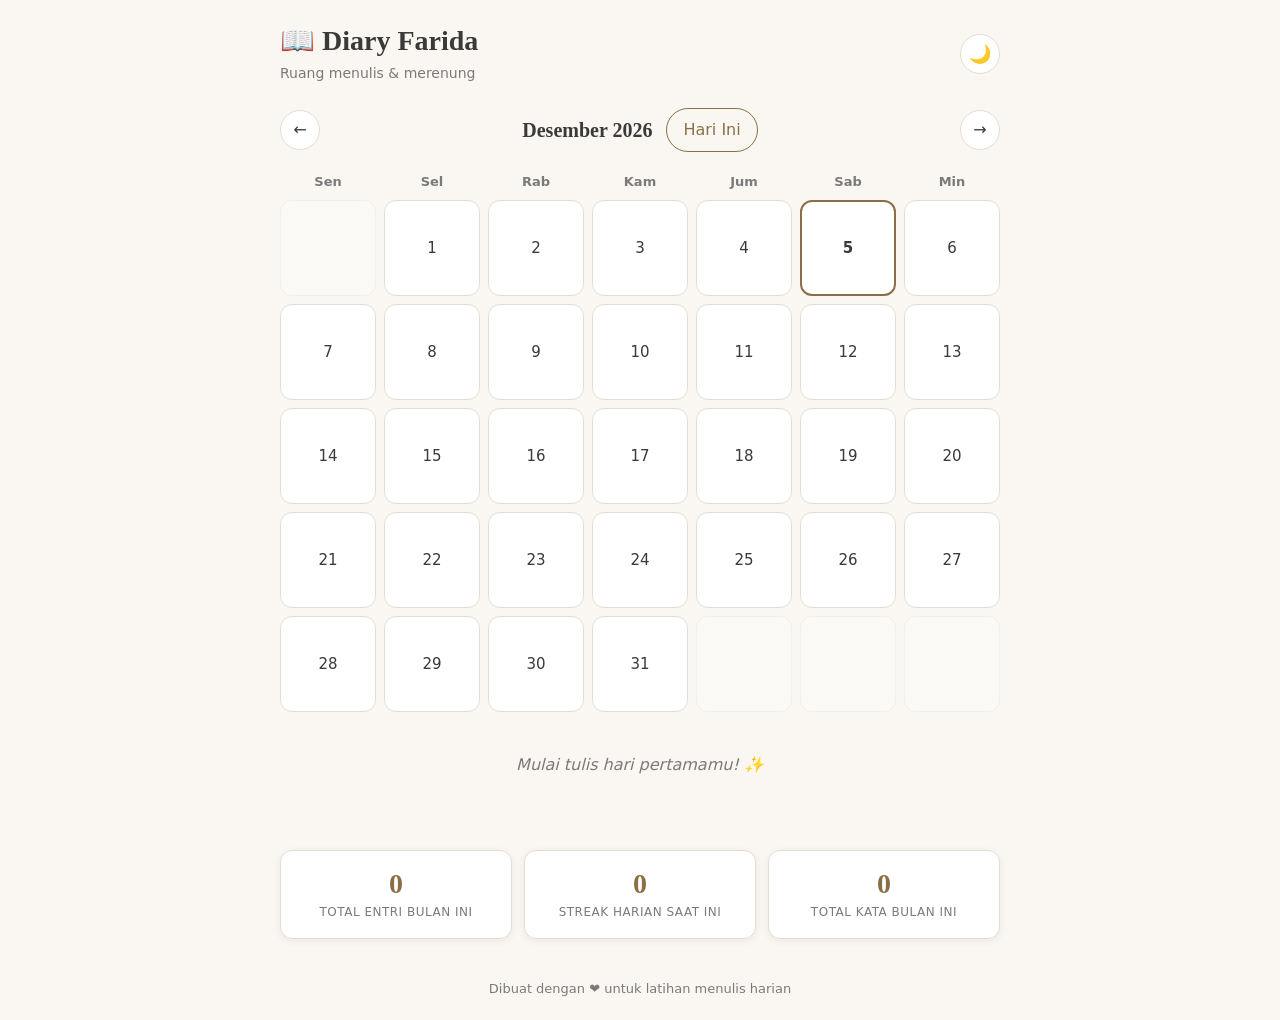
<file: index.html>
<!DOCTYPE html>
<html lang="id">
<head>
  <meta charset="UTF-8">
  <meta name="viewport" content="width=device-width, initial-scale=1.0">
  <meta name="description" content="Diary Farida, ruang untuk menulis dan merenung setiap hari.">
  <title>Diary Farida — Ruang Menulis &amp; Merenung</title>
  <link rel="stylesheet" href="style.css">
  <script src="script.js" defer></script>
</head>
<body>
  <!-- Header utama aplikasi -->
  <header class="site-header container">
    <div>
      <h1>📖 Diary Farida</h1>
      <p class="subtitle">Ruang menulis &amp; merenung</p>
    </div>
    <button class="icon-button" id="themeToggle" type="button" aria-label="Toggle dark mode" title="Toggle dark mode">🌙</button>
  </header>

  <main class="container">
    <!-- Navigasi dan kalender bulanan -->
    <section class="calendar-section" aria-labelledby="calendarHeading">
      <h2 id="calendarHeading" class="sr-only">Kalender diary</h2>
      <div class="calendar-navigation">
        <button class="circle-button" id="prevMonth" type="button" aria-label="Bulan sebelumnya">←</button>
        <div class="month-controls">
          <h2 id="monthYear">Januari 2025</h2>
          <button class="today-button" id="todayButton" type="button">Hari Ini</button>
        </div>
        <button class="circle-button" id="nextMonth" type="button" aria-label="Bulan berikutnya">→</button>
      </div>

      <div class="calendar-weekdays" aria-hidden="true">
        <span>Sen</span><span>Sel</span><span>Rab</span><span>Kam</span><span>Jum</span><span>Sab</span><span>Min</span>
      </div>
      <div class="calendar-grid" id="calendarGrid" role="grid" aria-label="Kalender diary"></div>
      <div class="empty-state" id="emptyState" hidden>Mulai tulis hari pertamamu! ✨</div>
    </section>

    <!-- Ringkasan statistik bulan aktif -->
    <section class="stats-section" aria-labelledby="statsHeading">
      <h2 id="statsHeading" class="sr-only">Statistik tulisan</h2>
      <div class="stats-grid">
        <article class="stat-card"><strong id="totalEntries">0</strong><span>Total entri bulan ini</span></article>
        <article class="stat-card"><strong id="currentStreak">0</strong><span>Streak harian saat ini</span></article>
        <article class="stat-card"><strong id="totalWords">0</strong><span>Total kata bulan ini</span></article>
      </div>
    </section>
  </main>

  <!-- Footer aplikasi -->
  <footer class="site-footer">Dibuat dengan ❤️ untuk latihan menulis harian</footer>
</body>
</html>
</file>
<file: style.css>
:root {
  --bg-primary: #FAF7F2;
  --bg-card: #FFFFFF;
  --accent: #8B6F47;
  --accent-hover: #6F5638;
  --success: #7BA05B;
  --success-light: #E8F0DC;
  --text-primary: #3A3A3A;
  --text-secondary: #7A7A7A;
  --border: #E5DDD0;
  --shadow: 0 2px 8px rgba(0, 0, 0, 0.06);
  --shadow-hover: 0 6px 16px rgba(0, 0, 0, 0.12);
}

body.dark {
  --bg-primary: #1A1815;
  --bg-card: #252220;
  --accent: #C9A87C;
  --accent-hover: #DFC099;
  --success: #8FBF6B;
  --success-light: #2A3320;
  --text-primary: #E8E2D5;
  --text-secondary: #9A9080;
  --border: #3A3530;
  --shadow: 0 2px 8px rgba(0, 0, 0, 0.3);
  --shadow-hover: 0 6px 16px rgba(0, 0, 0, 0.5);
}

* { box-sizing: border-box; }
html { min-width: 320px; }
body { margin: 0; background: var(--bg-primary); color: var(--text-primary); font-family: system-ui, -apple-system, "Segoe UI", sans-serif; line-height: 1.6; transition: background-color 0.3s, color 0.3s; }
button, input, textarea, select { font: inherit; }
button, a { -webkit-tap-highlight-color: transparent; }
button { color: inherit; }
.container { width: min(100% - 40px, 720px); margin-inline: auto; }
.site-header, .diary-header { display: flex; align-items: center; justify-content: space-between; gap: 20px; padding: 24px 0; }
h1, h2 { font-family: Georgia, serif; }
h1 { font-size: 28px; line-height: 1.2; margin: 0; }
.subtitle { margin: 4px 0 0; color: var(--text-secondary); font-size: 14px; }
.icon-button, .circle-button { width: 40px; height: 40px; flex: 0 0 auto; border: 1px solid var(--border); border-radius: 50%; background: var(--bg-card); cursor: pointer; transition: 0.2s ease; }
.icon-button { font-size: 18px; }
.icon-button:hover, .circle-button:hover { background: var(--accent); color: #fff; border-color: var(--accent); }
.calendar-navigation { display: flex; align-items: center; justify-content: space-between; gap: 12px; }
.month-controls { display: flex; align-items: center; justify-content: center; gap: 14px; flex-wrap: wrap; }
#monthYear { font-size: 20px; font-weight: 600; margin: 0; }
.today-button, .back-button { padding: 8px 16px; border: 1px solid var(--accent); border-radius: 999px; background: transparent; color: var(--accent); cursor: pointer; text-decoration: none; transition: 0.2s ease; }
.today-button:hover, .back-button:hover { background: var(--accent); color: #fff; }
.calendar-weekdays, .calendar-grid { display: grid; grid-template-columns: repeat(7, minmax(0, 1fr)); gap: 8px; }
.calendar-weekdays { margin-top: 20px; color: var(--text-secondary); font-size: 13px; font-weight: 600; text-align: center; }
.calendar-grid { margin-top: 8px; }
.calendar-day { position: relative; display: flex; align-items: center; justify-content: center; aspect-ratio: 1; min-width: 0; border: 1px solid var(--border); border-radius: 12px; background: var(--bg-card); cursor: pointer; font-size: 15px; font-weight: 500; transition: 0.2s ease; }
.calendar-day:not(.other-month):hover { transform: translateY(-2px); box-shadow: var(--shadow-hover); }
.calendar-day.has-entry { background: var(--success-light); border-color: var(--success); }
.calendar-day.has-entry::after { position: absolute; top: 4px; right: 4px; content: "✅"; font-size: 10px; }
.calendar-day.today { border: 2px solid var(--accent); font-weight: 700; }
.calendar-day.other-month { opacity: 0.3; cursor: default; pointer-events: none; }
.stats-grid { display: grid; grid-template-columns: repeat(3, 1fr); gap: 12px; margin-top: 32px; }
.stat-card { display: grid; gap: 2px; padding: 16px; border: 1px solid var(--border); border-radius: 12px; background: var(--bg-card); box-shadow: var(--shadow); text-align: center; }
.stat-card strong { color: var(--accent); font: 700 28px/1.2 Georgia, serif; }
.stat-card span { color: var(--text-secondary); font-size: 12px; letter-spacing: 0.5px; text-transform: uppercase; }
.empty-state { padding: 40px 20px; color: var(--text-secondary); font-size: 16px; font-style: italic; text-align: center; }
.site-footer { padding: 40px 20px 20px; color: var(--text-secondary); font-size: 13px; text-align: center; }
.sr-only { position: absolute; width: 1px; height: 1px; padding: 0; margin: -1px; overflow: hidden; clip: rect(0, 0, 0, 0); white-space: nowrap; border: 0; }
.diary-header { display: grid; grid-template-columns: 1fr auto 1fr; }
.diary-header .icon-button { justify-self: end; }
.diary-header h1 { font-size: 20px; text-align: center; }
.diary-main { padding-bottom: 110px; }
.tabs { display: flex; overflow-x: auto; margin-bottom: 24px; border-bottom: 2px solid var(--border); scrollbar-width: none; }
.tabs::-webkit-scrollbar { display: none; }
.tab { position: relative; flex: 0 0 auto; padding: 12px 20px; border: 0; background: transparent; color: var(--text-secondary); cursor: pointer; font-size: 15px; font-weight: 500; transition: 0.2s ease; }
.tab.active { color: var(--accent); font-weight: 600; }
.tab.active::after { position: absolute; right: 0; bottom: -2px; left: 0; height: 3px; background: var(--accent); content: ""; }
.tab-content { animation: fade-in 0.3s ease; }
.tab-content[hidden] { display: none; }
@keyframes fade-in { from { opacity: 0; transform: translateY(8px); } to { opacity: 1; transform: translateY(0); } }
.field { margin-bottom: 20px; }
.field label, .form-label { display: block; margin-bottom: 6px; font-size: 14px; font-weight: 500; }
textarea, input:not([type="range"]), select { width: 100%; padding: 14px; border: 1px solid var(--border); border-radius: 12px; background: var(--bg-card); color: var(--text-primary); font-size: 15px; line-height: 1.6; transition: border-color 0.2s, box-shadow 0.2s; }
textarea { min-height: 120px; resize: vertical; }
textarea:focus, input:focus, select:focus { outline: none; border-color: var(--accent); box-shadow: 0 0 0 3px rgba(139, 111, 71, 0.1); }
.field-meta { display: flex; justify-content: space-between; gap: 12px; margin-top: 8px; color: var(--text-secondary); font-size: 13px; }
.api-status { min-height: 21px; margin: 6px 0 0; color: var(--text-secondary); font-size: 13px; }
.api-status.error { color: #B14D43; }
.api-status.success { color: var(--success); }
textarea[readonly] { background: color-mix(in srgb, var(--bg-card) 88%, var(--border)); cursor: default; }
#saveStatus.saved { color: var(--success); }
.mood-picker { display: flex; flex-wrap: wrap; gap: 8px; }
.mood-button { width: 48px; height: 48px; border: 1px solid var(--border); border-radius: 12px; background: var(--bg-card); cursor: pointer; font-size: 24px; transition: 0.2s ease; }
.mood-button:hover { transform: scale(1.1); }
.mood-button.active { border: 2px solid var(--accent); background: var(--success-light); }
input[type="range"] { width: 100%; margin: 8px 0; accent-color: var(--accent); }
#energyValue { display: block; color: var(--accent); font-size: 16px; font-weight: 600; }
.save-button { position: fixed; right: 30px; bottom: 30px; z-index: 5; padding: 14px 28px; border: 0; border-radius: 12px; background: var(--accent); box-shadow: 0 4px 12px rgba(139, 111, 71, 0.3); color: #fff; cursor: pointer; font-size: 16px; font-weight: 600; transition: 0.2s ease; }
.save-button:hover { transform: translateY(-2px); box-shadow: var(--shadow-hover); }
.toast { position: fixed; bottom: 100px; left: 50%; z-index: 10; transform: translateX(-50%) translateY(20px); padding: 12px 24px; border: 1px solid transparent; border-radius: 8px; background: #3A3A3A; color: #fff; font-size: 14px; opacity: 0; pointer-events: none; transition: 0.3s ease; }
.toast.show { transform: translateX(-50%) translateY(0); opacity: 1; }
body.dark .toast { border-color: var(--border); background: var(--bg-card); color: var(--text-primary); }
@media (max-width: 480px) {
  .container { width: min(100% - 24px, 720px); }
  .site-header { padding: 18px 0; }
  h1 { font-size: 22px; }
  .calendar-day { border-radius: 8px; font-size: 13px; }
  .stats-grid { grid-template-columns: 1fr; }
  .circle-button { width: 36px; height: 36px; }
  .diary-header { grid-template-columns: 1fr auto; grid-template-areas: "back theme" "title title"; padding: 18px 0; }
  .diary-header .back-button { grid-area: back; justify-self: start; }
  .diary-header h1 { grid-area: title; margin-top: 10px; }
  .diary-header .icon-button { grid-area: theme; }
  .tab { padding: 12px 14px; }
  .save-button { right: 0; bottom: 0; left: 0; width: 100%; border-radius: 0; }
  .toast { bottom: 90px; }
}
</file>
